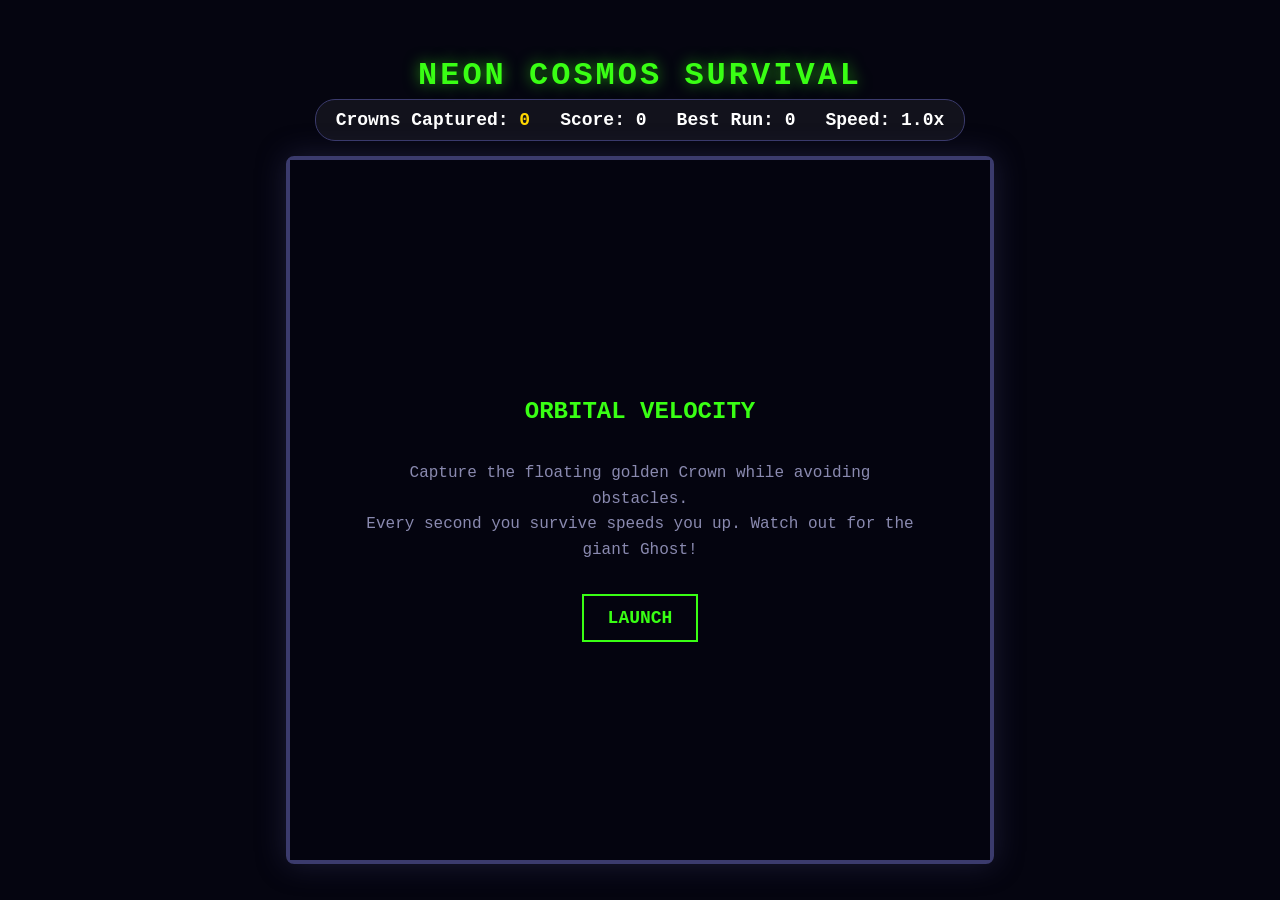
<file: pages/game.html>
<!DOCTYPE html>
<html lang="en">
<head>
    <meta charset="UTF-8">
    <meta name="viewport" content="width=device-width, initial-scale=1.0">
    <title>Space Pacman: Crown Hunter</title>
    <style>
        body {
            background-color: #050510;
            color: #fff;
            font-family: 'Courier New', Courier, monospace;
            display: flex;
            flex-direction: column;
            align-items: center;
            justify-content: center;
            min-height: 100vh;
            margin: 0;
            overflow: hidden;
        }

        h1 {
            color: #39ff14;
            margin-bottom: 5px;
            letter-spacing: 3px;
            text-shadow: 0 0 15px rgba(57, 255, 20, 0.6);
        }

        #ui-board {
            display: flex;
            gap: 30px;
            font-size: 18px;
            margin-bottom: 15px;
            font-weight: bold;
            background: rgba(255, 255, 255, 0.05);
            padding: 10px 20px;
            border-radius: 20px;
            border: 1px solid #3b3b6d;
        }

        .highlight {
            color: #ffd700; /* Gold */
        }

        #game-container {
            position: relative;
            border: 4px solid #3b3b6d;
            box-shadow: 0 0 30px rgba(59, 59, 109, 0.4);
            border-radius: 8px;
        }

        canvas {
            background-color: #020208;
            display: block;
        }

        .menu {
            position: absolute;
            top: 0;
            left: 0;
            width: 100%;
            height: 100%;
            background: rgba(5, 5, 16, 0.92);
            display: flex;
            flex-direction: column;
            align-items: center;
            justify-content: center;
        }

        .hidden {
            display: none !important;
        }

        button {
            background-color: transparent;
            color: #39ff14;
            border: 2px solid #39ff14;
            padding: 12px 24px;
            font-size: 18px;
            font-family: 'Courier New', Courier, monospace;
            cursor: pointer;
            margin-top: 15px;
            font-weight: bold;
            transition: all 0.2s ease;
        }

        button:hover {
            background-color: #39ff14;
            color: #000;
            box-shadow: 0 0 15px #39ff14;
        }
    </style>
</head>
<body>

    <h1>NEON COSMOS SURVIVAL</h1>
    <div id="ui-board">
        <div>Crowns Captured: <span id="crown-count" class="highlight">0</span></div>
        <div>Score: <span id="score">0</span></div>
        <div>Best Run: <span id="high-score">0</span></div>
        <div>Speed: <span id="speed-multiplier">1.0</span>x</div>
    </div>

    <div id="game-container">
        <canvas id="gameCanvas" width="700" height="700"></canvas>
        
        <div id="game-menu" class="menu">
            <h2 id="menu-title" style="color: #39ff14;">ORBITAL VELOCITY</h2>
            <p id="menu-text" style="text-align: center; max-width: 80%; line-height: 1.6; color: #8a8ab0;">
                Capture the floating golden Crown while avoiding obstacles. <br>
                Every second you survive speeds you up. Watch out for the giant Ghost!
            </p>
            <button id="start-btn">LAUNCH</button>
        </div>
    </div>

    <script>
        const canvas = document.getElementById("gameCanvas");
        const ctx = canvas.getContext("2d");
        
        // UI Elements
        const scoreElement = document.getElementById("score");
        const crownElement = document.getElementById("crown-count");
        const highScoreElement = document.getElementById("high-score");
        const speedElement = document.getElementById("speed-multiplier");
        const menu = document.getElementById("game-menu");
        const menuTitle = document.getElementById("menu-title");
        const menuText = document.getElementById("menu-text");
        const startBtn = document.getElementById("start-btn");

        // Game State Variables
        let pacman, ghost, crown, keys;
        let planets = [];
        let asteroids = [];
        let score, crownsCaptured, baseSpeed, speedMultiplier;
        let sessionHighScore = 0;
        let gameOverFlag, lastTime, speedTimer;
        let mouthAngle, mouthClosing;

        startBtn.addEventListener("click", startGame);
        window.addEventListener("keydown", e => keys[e.code] = true);
        window.addEventListener("keyup", e => keys[e.code] = false);

        function startGame() {
            menu.classList.add("hidden");
            init();
            requestAnimationFrame(gameLoop);
        }

        function init() {
            score = 0;
            crownsCaptured = 0;
            baseSpeed = 3.5;
            speedMultiplier = 1.0;
            gameOverFlag = false;
            keys = {};
            lastTime = performance.now();
            speedTimer = 0;
            mouthAngle = 0.2;
            mouthClosing = 1;

            pacman = {
                x: canvas.width / 2,
                y: canvas.height * 0.8,
                radius: 14,
                angle: 0
            };

            ghost = {
                x: canvas.width / 2,
                y: canvas.height * 0.2,
                radius: 32, 
                speed: 1.5 
            };

            // Setup static planets
            planets = [
                { x: 180, y: 200, radius: 40, color: "#4d94ff" }, 
                { x: 520, y: 250, radius: 55, color: "#ff9933" }, 
                { x: 350, y: 450, radius: 35, color: "#ff5050" }  
            ];

            // Setup drifting asteroids
            asteroids = [];
            for (let i = 0; i < 5; i++) {
                asteroids.push({
                    x: Math.random() * canvas.width,
                    y: Math.random() * (canvas.height * 0.4), 
                    radius: 12 + Math.random() * 12,
                    dx: (Math.random() - 0.5) * 2,
                    dy: (Math.random() - 0.5) * 2
                });
            }

            // Spawn the initial moving objective crown
            spawnCrown();

            // Render current UI
            scoreElement.textContent = score;
            crownElement.textContent = crownsCaptured;
            highScoreElement.textContent = sessionHighScore;
            speedElement.textContent = speedMultiplier.toFixed(1);
        }

        function spawnCrown() {
            // Pick random location
            let targetX = 50 + Math.random() * (canvas.width - 100);
            let targetY = 50 + Math.random() * (canvas.height - 100);

            crown = {
                x: targetX,
                y: targetY,
                width: 24,
                height: 18,
                dx: (Math.random() - 0.5) * 1.5, // Slow float velocity
                dy: (Math.random() - 0.5) * 1.5
            };

            // Make sure crown doesn't instantly spawn trapped deep inside a planet
            planets.forEach(planet => {
                let dx = crown.x - planet.x;
                let dy = crown.y - planet.y;
                let dist = Math.sqrt(dx * dx + dy * dy);
                if (dist < planet.radius + 30) {
                    spawnCrown(); // Re-roll positioning recursive loop safety
                }
            });
        }

        function gameLoop(currentTime) {
            if (gameOverFlag) return;

            let deltaTime = (currentTime - lastTime) / 1000;
            if (deltaTime > 0.1) deltaTime = 0.1;
            lastTime = currentTime;

            update(deltaTime);
            draw();

            requestAnimationFrame(gameLoop);
        }

        function update(dt) {
            // Speed scaling over time
            speedTimer += dt;
            if (speedTimer >= 1.0) { 
                speedMultiplier += 0.04; 
                score += 15; // Point ticking for active survival
                scoreElement.textContent = score;
                speedElement.textContent = speedMultiplier.toFixed(2);
                speedTimer = 0;
            }

            let currentPacSpeed = baseSpeed * speedMultiplier;
            let oldX = pacman.x;
            let oldY = pacman.y;

            // Movement Inputs
            if (keys["ArrowLeft"] || keys["KeyA"]) { pacman.x -= currentPacSpeed; pacman.angle = Math.PI; }
            if (keys["ArrowRight"] || keys["KeyD"]) { pacman.x += currentPacSpeed; pacman.angle = 0; }
            if (keys["ArrowUp"] || keys["KeyW"]) { pacman.y -= currentPacSpeed; pacman.angle = Math.PI * 1.5; }
            if (keys["ArrowDown"] || keys["KeyS"]) { pacman.y += currentPacSpeed; pacman.angle = Math.PI * 0.5; }

            // Boundaries
            pacman.x = Math.max(pacman.radius, Math.min(canvas.width - pacman.radius, pacman.x));
            pacman.y = Math.max(pacman.radius, Math.min(canvas.height - pacman.radius, pacman.y));

            // Planet Collisions
            planets.forEach(planet => {
                let dx = pacman.x - planet.x;
                let dy = pacman.y - planet.y;
                let dist = Math.sqrt(dx * dx + dy * dy);
                if (dist < pacman.radius + planet.radius) {
                    pacman.x = oldX;
                    pacman.y = oldY;
                }
            });

            // Crown Movement Update & Walls Collision
            crown.x += crown.dx;
            crown.y += crown.dy;
            if (crown.x < 10 || crown.x > canvas.width - 20) crown.dx *= -1;
            if (crown.y < 10 || crown.y > canvas.height - 20) crown.dy *= -1;

            // Check if Pacman touched the Crown
            let cx = pacman.x - crown.x;
            let cy = pacman.y - crown.y;
            let crownDist = Math.sqrt(cx * cx + cy * cy);
            if (crownDist < pacman.radius + 12) {
                crownsCaptured += 1;
                score += 250; // Big bonus points for gathering objectives
                crownElement.textContent = crownsCaptured;
                scoreElement.textContent = score;
                spawnCrown(); // Instant reset target cyclically 
            }

            // Mouth Animation
            mouthAngle += 0.02 * mouthClosing;
            if (mouthAngle > 0.4 || mouthAngle < 0.05) mouthClosing *= -1;

            // Asteroid Physics & Collision
            asteroids.forEach(ast => {
                ast.x += ast.dx;
                ast.y += ast.dy;
                if (ast.x < 0 || ast.x > canvas.width) ast.dx *= -1;
                if (ast.y < 0 || ast.y > canvas.height) ast.dy *= -1;

                let ax = pacman.x - ast.x;
                let ay = pacman.y - ast.y;
                let aDist = Math.sqrt(ax * ax + ay * ay);
                if (aDist < pacman.radius + ast.radius - 2) endGame();
            });

            // Giant Ghost Movement Tracking
            let gdx = pacman.x - ghost.x;
            let gdy = pacman.y - ghost.y;
            let gDist = Math.sqrt(gdx * gdx + gdy * gdy);
            if (gDist > 0) {
                ghost.x += (gdx / gDist) * ghost.speed;
                ghost.y += (gdy / gDist) * ghost.speed;
            }

            if (gDist < pacman.radius + ghost.radius - 6) endGame();
        }

        function drawCrown(x, y, w, h) {
            ctx.fillStyle = "#ffd700"; // Metallic Gold
            ctx.strokeStyle = "#ffa500";
            ctx.lineWidth = 2;
            
            ctx.beginPath();
            // Start bottom left corner of base
            ctx.moveTo(x - w/2, y + h/2);
            // Peak 1 (Left spike)
            ctx.lineTo(x - w/2, y - h/2);
            // Valley 1
            ctx.lineTo(x - w/4, y + h/6);
            // Peak 2 (Center spike)
            ctx.lineTo(x, y - h/2);
            // Valley 2
            ctx.lineTo(x + w/4, y + h/6);
            // Peak 3 (Right spike)
            ctx.lineTo(x + w/2, y - h/2);
            // Bottom Right corner
            ctx.lineTo(x + w/2, y + h/2);
            ctx.closePath();
            ctx.fill();
            ctx.stroke();

            // Little colored royal gems details on peaks
            ctx.fillStyle = "#ff0055";
            ctx.beginPath();
            ctx.arc(x - w/2, y - h/2, 2, 0, Math.PI * 2);
            ctx.arc(x, y - h/2, 2, 0, Math.PI * 2);
            ctx.arc(x + w/2, y - h/2, 2, 0, Math.PI * 2);
            ctx.fill();
        }

        function draw() {
            ctx.fillStyle = "#020208";
            ctx.fillRect(0, 0, canvas.width, canvas.height);

            // Background Starfield
            ctx.fillStyle = "rgba(255, 255, 255, 0.3)";
            for (let i = 0; i < 30; i++) {
                let x = (Math.sin(i) * 0.5 + 0.5) * canvas.width;
                let y = (Math.cos(i * 2) * 0.5 + 0.5) * canvas.height;
                ctx.fillRect(x, y, 2, 2);
            }

            // Stationary Planets
            planets.forEach(planet => {
                ctx.fillStyle = planet.color;
                ctx.beginPath();
                ctx.arc(planet.x, planet.y, planet.radius, 0, Math.PI * 2);
                ctx.fill();
                ctx.fillStyle = "rgba(0, 0, 0, 0.25)";
                ctx.beginPath();
                ctx.arc(planet.x + 5, planet.y + 5, planet.radius, 0, Math.PI * 2);
                ctx.fill();
            });

            // Drifting Asteroids
            ctx.fillStyle = "#7a6b58";
            asteroids.forEach(ast => {
                ctx.beginPath();
                ctx.arc(ast.x, ast.y, ast.radius, 0, Math.PI * 2);
                ctx.fill();
            });

            // Render the floating Objective Crown
            drawCrown(crown.x, crown.y, crown.width, crown.height);

            // Green Pacman
            ctx.fillStyle = "#39ff14"; 
            ctx.beginPath();
            ctx.arc(
                pacman.x, pacman.y, pacman.radius, 
                pacman.angle + mouthAngle, 
                pacman.angle + (Math.PI * 2) - mouthAngle
            );
            ctx.lineTo(pacman.x, pacman.y);
            ctx.fill();

            // Ghost Behemoth
            ctx.fillStyle = "#ff2a2a"; 
            ctx.beginPath();
            ctx.arc(ghost.x, ghost.y, ghost.radius, Math.PI, 0, false);
            ctx.lineTo(ghost.x + ghost.radius, ghost.y + ghost.radius);
            ctx.lineTo(ghost.x + ghost.radius * 0.5, ghost.y + ghost.radius - 8);
            ctx.lineTo(ghost.x, ghost.y + ghost.radius);
            ctx.lineTo(ghost.x - ghost.radius * 0.5, ghost.y + ghost.radius - 8);
            ctx.lineTo(ghost.x - ghost.radius, ghost.y + ghost.radius);
            ctx.closePath();
            ctx.fill();

            // Ghost Eyes
            ctx.fillStyle = "#fff";
            ctx.beginPath();
            ctx.arc(ghost.x - 10, ghost.y - 4, 8, 0, Math.PI * 2);
            ctx.arc(ghost.x + 10, ghost.y - 4, 8, 0, Math.PI * 2);
            ctx.fill();
            ctx.fillStyle = "#0000ff";
            ctx.beginPath();
            ctx.arc(ghost.x - 8, ghost.y - 4, 4, 0, Math.PI * 2);
            ctx.arc(ghost.x + 12, ghost.y - 4, 4, 0, Math.PI * 2);
            ctx.fill();
        }

        function endGame() {
            gameOverFlag = true;
            
            // Handle High Score tracking calculations
            if (score > sessionHighScore) {
                sessionHighScore = score;
            }

            menuTitle.textContent = "MISSION FAILURE";
            menuText.innerHTML = `
                You collected <span class="highlight">${crownsCaptured}</span> crowns this round.<br>
                Total Score earned: <strong>${score}</strong> points.
            `;
            startBtn.textContent = "RETRY ROUND";
            menu.classList.remove("hidden");
        }
    </script>
</body>
</html>
</file>
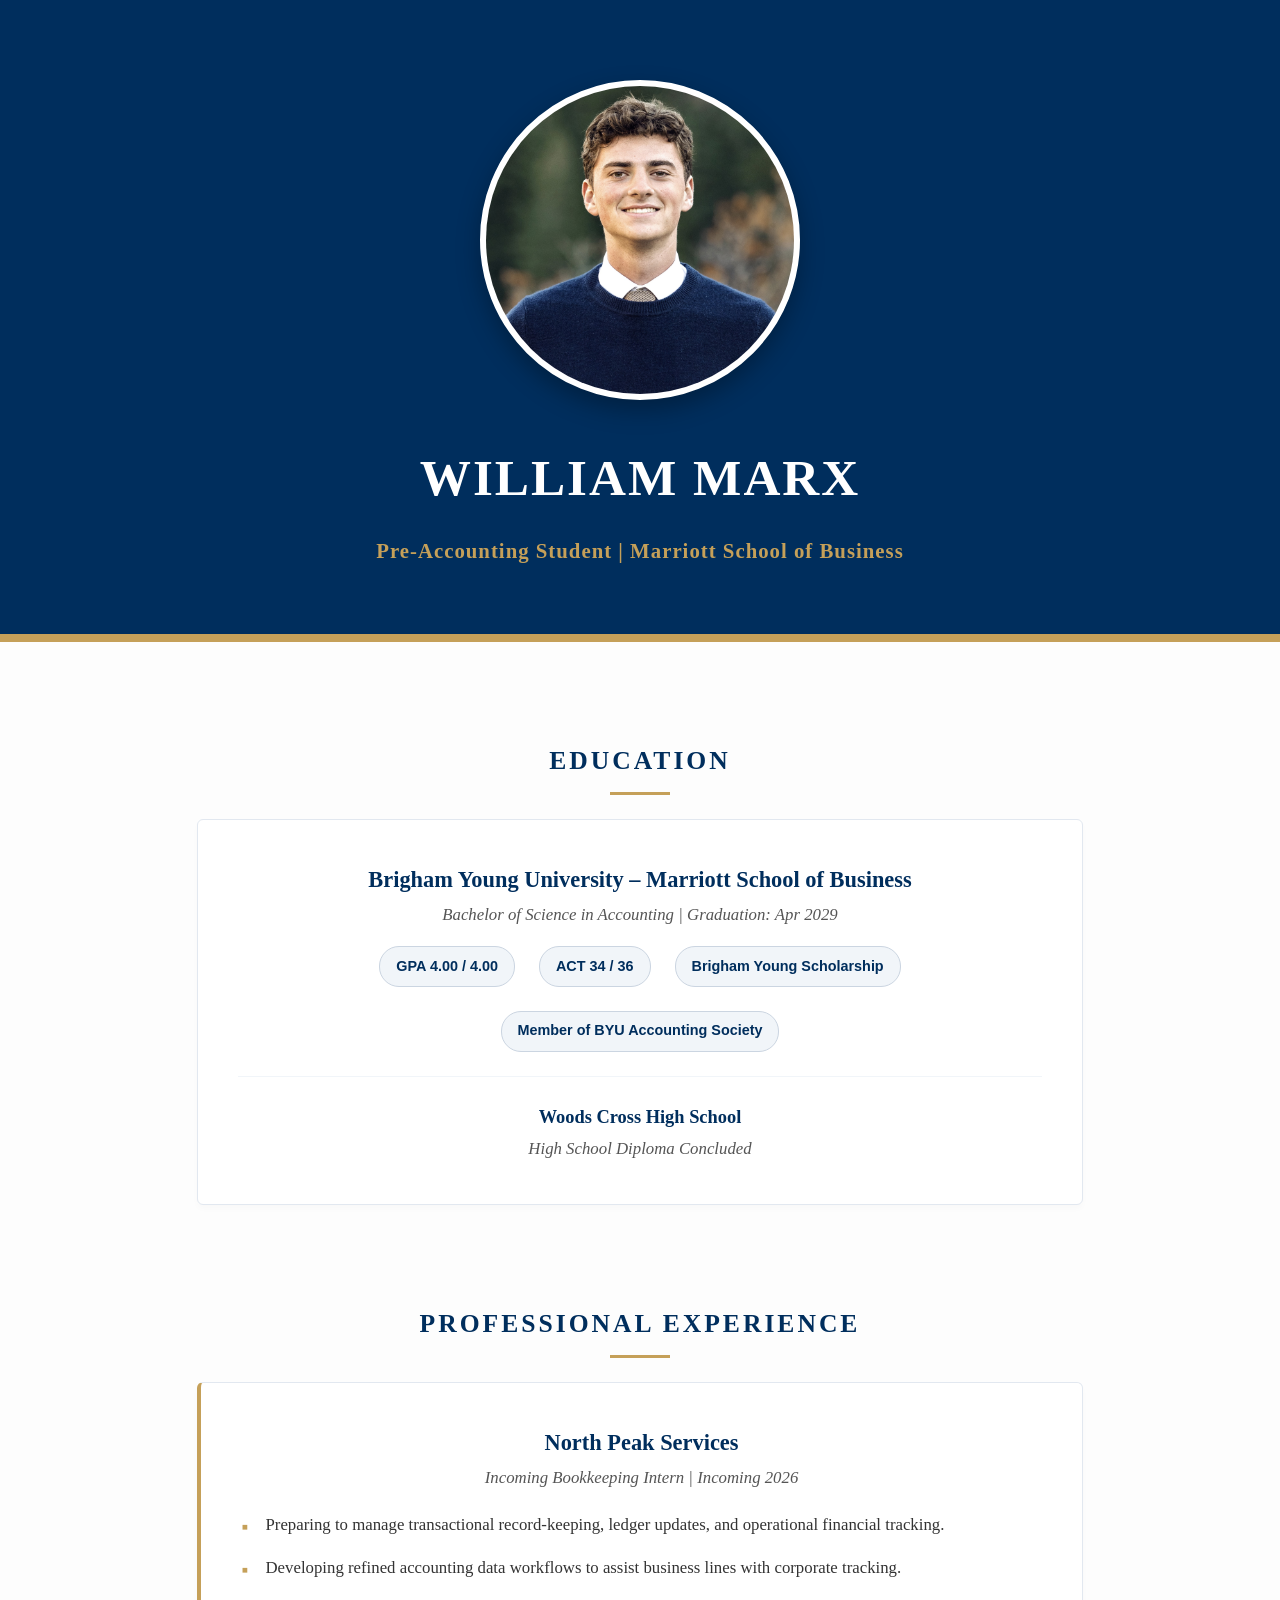
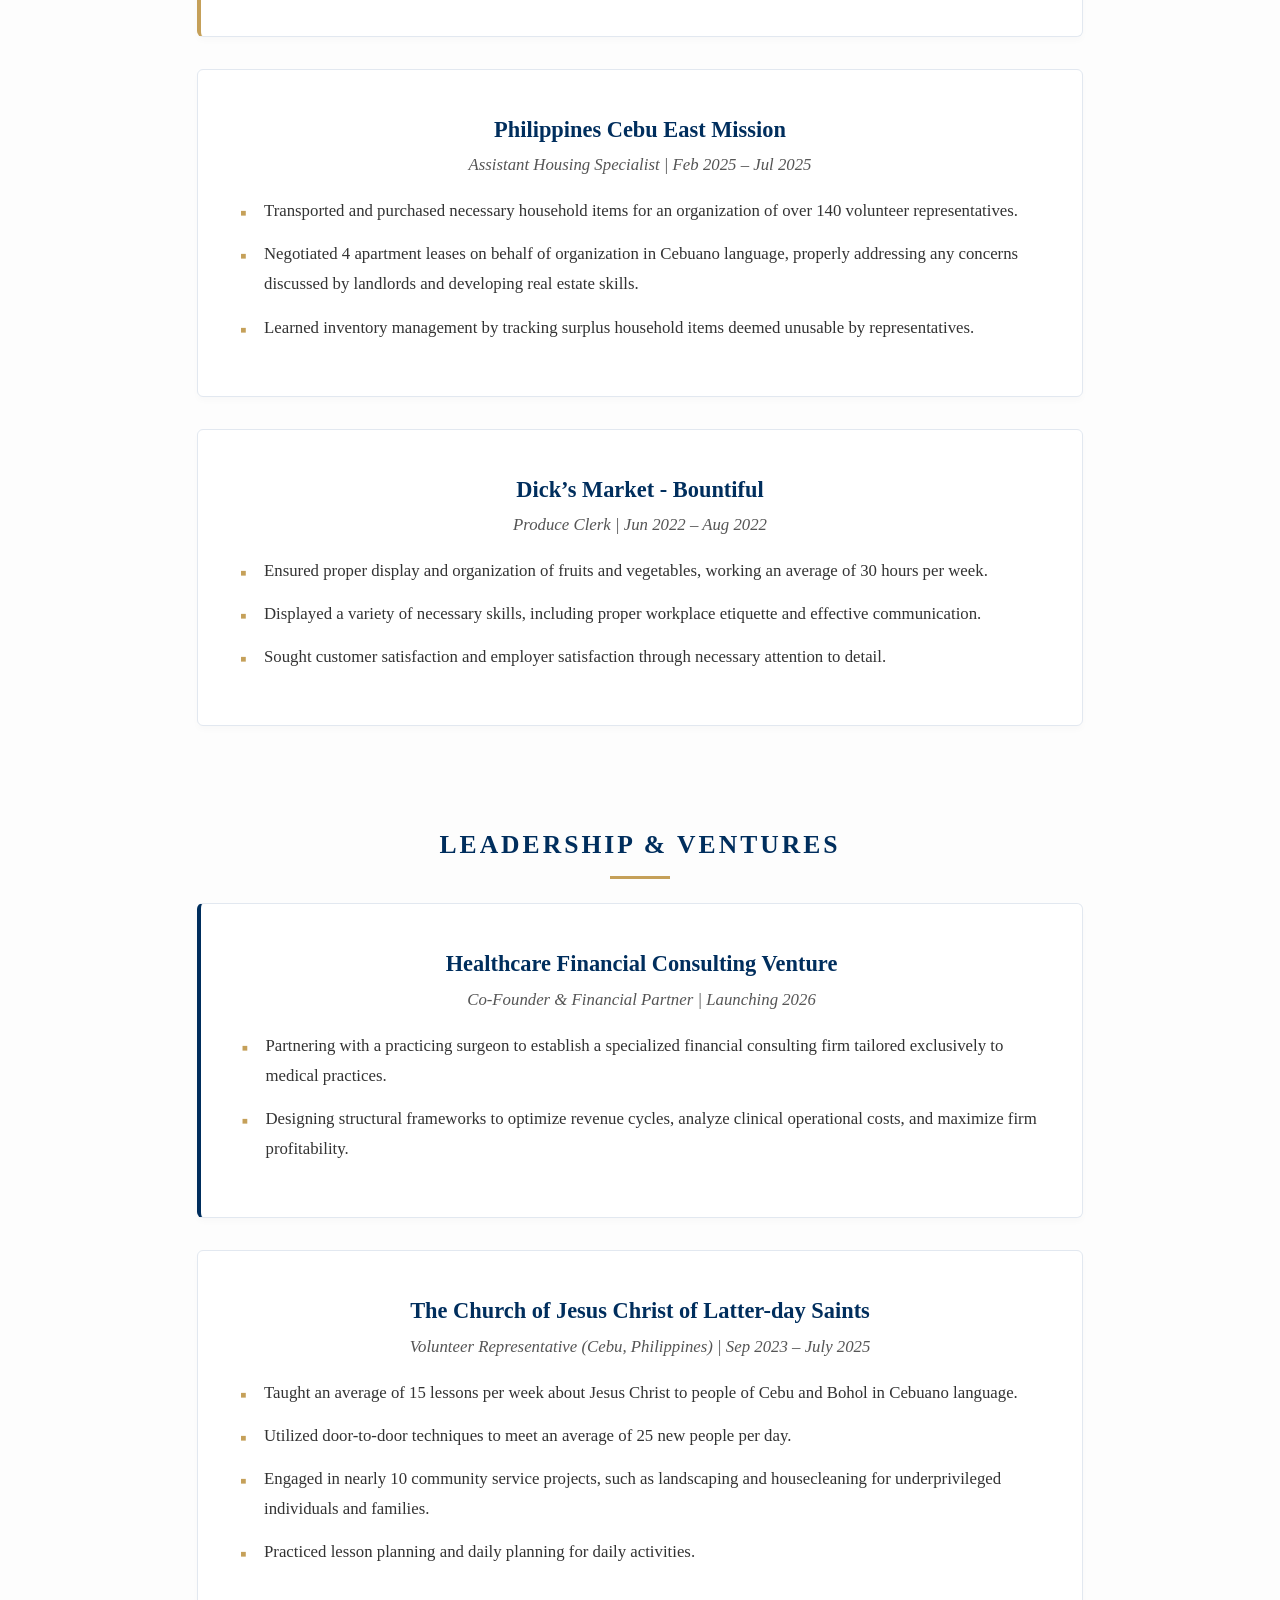
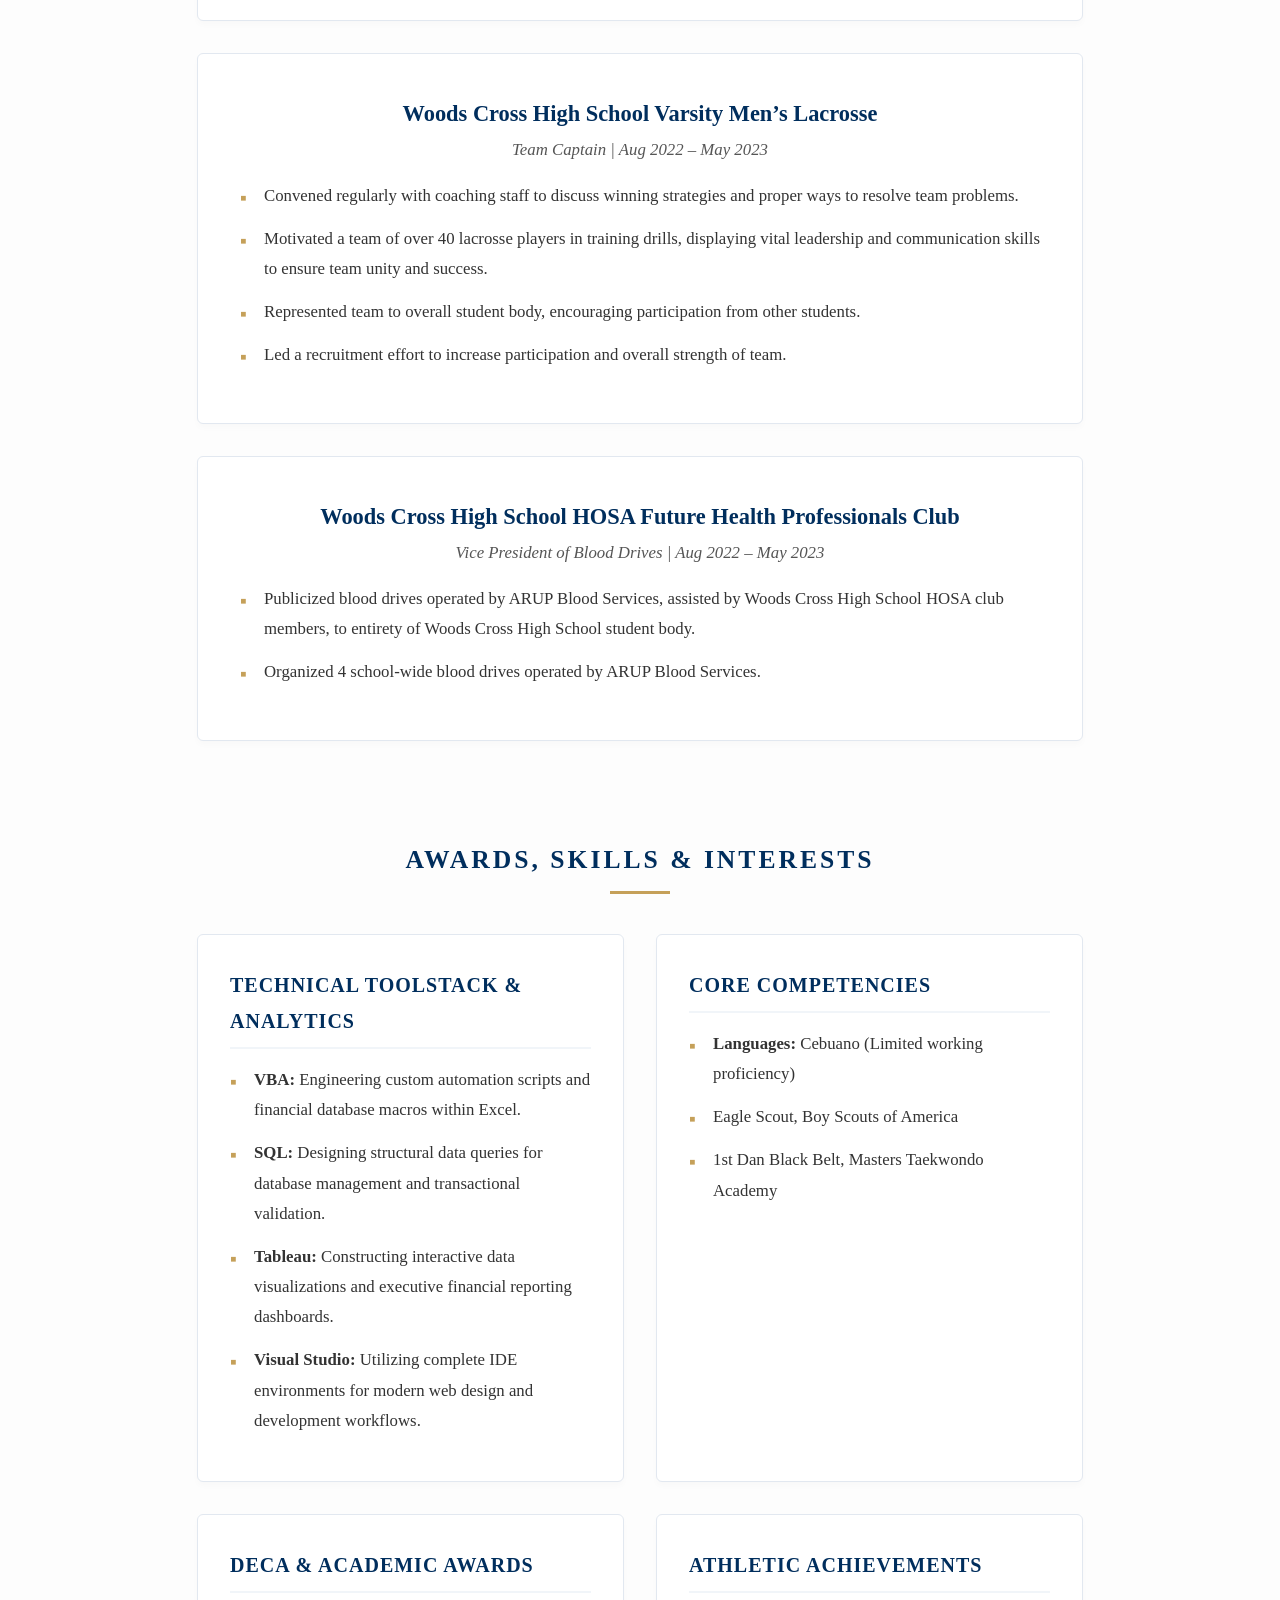
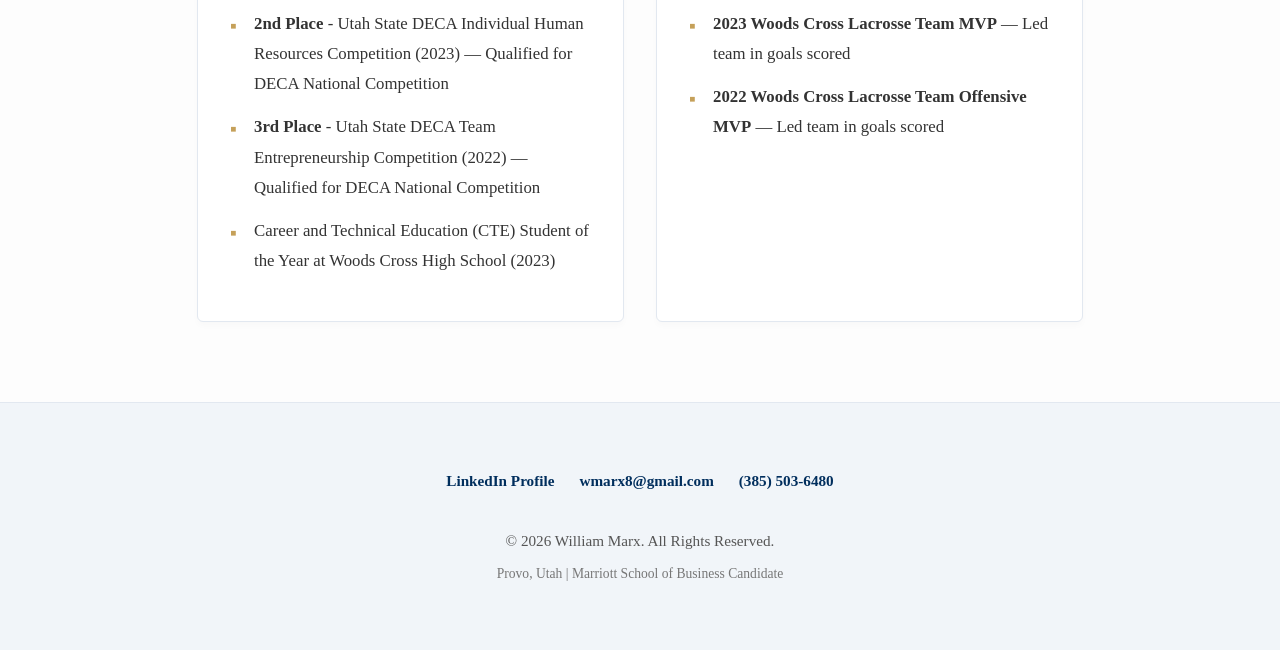
<file: pages/resume.html>
<!DOCTYPE html>
<html lang="en">
<head>
    <meta charset="UTF-8">
    <meta name="viewport" content="width=device-width, initial-scale=1.0">
    <title>William Marx | BYU Accounting Portfolio</title>
    <style>
        :root {
            --byu-navy: #002e5d;
            --byu-accent: #c5a059;
            --bg-light: #fdfdfd;
            --text-main: #2d3436;
            --white: #ffffff;
            --border-color: #e2e8f0;
        }

        * {
            box-sizing: border-box;
            margin: 0;
            padding: 0;
            font-family: 'Garamond', serif, 'Segoe UI', sans-serif;
        }

        body {
            background-color: var(--bg-light);
            color: var(--text-main);
            line-height: 1.8;
            display: flex;
            flex-direction: column;
            align-items: center;
        }

        /* Hero Header Section */
        .hero {
            background-color: var(--byu-navy);
            width: 100%;
            padding: 5rem 1rem 4rem 1rem;
            text-align: center;
            color: var(--white);
            border-bottom: 8px solid var(--byu-accent);
        }

        /* Symmetrical Circular Photo Container */
        .photo-frame {
            width: 320px;
            height: 320px;
            margin: 0 auto 2rem auto;
            border-radius: 50%;
            border: 6px solid var(--white);
            overflow: hidden;
            box-shadow: 0 10px 25px rgba(0,0,0,0.3);
            background-color: var(--white);
        }

        .photo-frame img {
            width: 100%;
            height: 100%;
            object-fit: cover;
            display: block;
        }

        .hero h1 {
            font-size: 3.2rem;
            letter-spacing: 2px;
            margin-bottom: 0.5rem;
            text-transform: uppercase;
            font-weight: bold;
        }

        .hero p {
            font-size: 1.3rem;
            color: var(--byu-accent);
            font-weight: bold;
            letter-spacing: 1px;
        }

        /* Symmetrical Content Layout */
        .container {
            max-width: 950px;
            width: 100%;
            padding: 2rem 2rem 5rem 2rem;
            text-align: center;
        }

        .section-header {
            color: var(--byu-navy);
            text-transform: uppercase;
            letter-spacing: 3px;
            font-size: 1.6rem;
            margin: 4rem 0 1.5rem 0;
            position: relative;
            display: inline-block;
        }

        .section-header::after {
            content: '';
            display: block;
            width: 60px;
            height: 3px;
            background: var(--byu-accent);
            margin: 0.5rem auto 0 auto;
        }

        .card {
            background: var(--white);
            border: 1px solid var(--border-color);
            padding: 2.5rem;
            margin-bottom: 2rem;
            border-radius: 6px;
            box-shadow: 0 4px 6px rgba(0,0,0,0.02);
            text-align: center;
        }

        .item-title {
            font-weight: bold;
            font-size: 1.4rem;
            color: var(--byu-navy);
        }

        .item-subtitle {
            font-style: italic;
            color: #555;
            font-size: 1.05rem;
            margin-bottom: 1rem;
        }

        .metrics-row {
            display: flex;
            justify-content: center;
            gap: 1.5rem;
            flex-wrap: wrap;
            margin: 1rem 0;
        }

        .pill {
            background-color: #f1f5f9;
            color: var(--byu-navy);
            padding: 0.4rem 1rem;
            border-radius: 20px;
            font-size: 0.9rem;
            font-weight: bold;
            border: 1px solid #cbd5e1;
            font-family: 'Segoe UI', sans-serif;
        }

        ul {
            list-style: none;
            padding: 0;
            max-width: 800px;
            margin: 0 auto;
            text-align: left;
        }

        li {
            position: relative;
            padding-left: 1.5rem;
            margin-bottom: 0.8rem;
            font-size: 1.05rem;
            color: #333;
        }

        li::before {
            content: "▪";
            position: absolute;
            left: 0;
            color: var(--byu-accent);
            font-size: 1.2rem;
        }

        /* Grid Framework for Skills, Awards & Interests */
        .grid-two-col {
            display: grid;
            grid-template-columns: 1fr;
            gap: 2rem;
            margin-top: 1rem;
        }

        @media (min-width: 768px) {
            .grid-two-col {
                grid-template-columns: 1fr 1fr;
            }
        }

        .mini-card {
            background: var(--white);
            border: 1px solid var(--border-color);
            padding: 2rem;
            border-radius: 6px;
            box-shadow: 0 4px 6px rgba(0,0,0,0.02);
            text-align: left;
        }

        .mini-card h3 {
            color: var(--byu-navy);
            font-size: 1.25rem;
            border-bottom: 2px solid #f1f5f9;
            padding-bottom: 0.5rem;
            margin-bottom: 1rem;
            text-transform: uppercase;
            letter-spacing: 1px;
        }

        /* Footer & Contact Architecture */
        footer {
            margin-top: auto;
            padding: 4rem 2rem;
            background: #f1f5f9;
            width: 100%;
            text-align: center;
            font-size: 0.95rem;
            color: #555;
            border-top: 1px solid var(--border-color);
        }

        .contact-bar {
            margin-bottom: 2rem;
            display: flex;
            justify-content: center;
            gap: 25px;
            flex-wrap: wrap;
            font-family: 'Segoe UI', sans-serif;
        }

        .contact-bar a {
            color: var(--byu-navy);
            text-decoration: none;
            font-weight: bold;
            transition: color 0.3s ease;
        }

        .contact-bar a:hover {
            color: var(--byu-accent);
        }
    </style>
</head>
<body>

    <!-- Centered Hero -->
    <header class="hero">
        <div class="photo-frame">
            <img src="Will Marx Professional Photo.jpg" alt="William Marx Professional Headshot">
        </div>
        <h1>William Marx</h1>
        <p>Pre-Accounting Student | Marriott School of Business</p>
    </header>

    <div class="container">
        
        <!-- Education Section -->
        <h2 class="section-header">Education</h2>
        <div class="card">
            <div class="item-title">Brigham Young University – Marriott School of Business</div>
            <div class="item-subtitle">Bachelor of Science in Accounting | Graduation: Apr 2029</div>
            
            <div class="metrics-row">
                <span class="pill">GPA 4.00 / 4.00</span>
                <span class="pill">ACT 34 / 36</span>
                <span class="pill">Brigham Young Scholarship</span>
                <span class="pill">Member of BYU Accounting Society</span>
            </div>
            
            <div style="border-top: 1px solid #f1f5f9; margin-top: 1.5rem; padding-top: 1.5rem;">
                <div class="item-title" style="font-size: 1.15rem;">Woods Cross High School</div>
                <div class="item-subtitle" style="margin-bottom: 0;">High School Diploma Concluded</div>
            </div>
        </div>

        <!-- Professional Experience Section -->
        <h2 class="section-header">Professional Experience</h2>

        <div class="card" style="border-left: 4px solid var(--byu-accent);">
            <div class="item-title">North Peak Services</div>
            <div class="item-subtitle">Incoming Bookkeeping Intern | Incoming 2026</div>
            <ul>
                <li>Preparing to manage transactional record-keeping, ledger updates, and operational financial tracking.</li>
                <li>Developing refined accounting data workflows to assist business lines with corporate tracking.</li>
            </ul>
        </div>
        
        <div class="card">
            <div class="item-title">Philippines Cebu East Mission</div>
            <div class="item-subtitle">Assistant Housing Specialist | Feb 2025 – Jul 2025</div>
            <ul>
                <li>Transported and purchased necessary household items for an organization of over 140 volunteer representatives.</li>
                <li>Negotiated 4 apartment leases on behalf of organization in Cebuano language, properly addressing any concerns discussed by landlords and developing real estate skills.</li>
                <li>Learned inventory management by tracking surplus household items deemed unusable by representatives.</li>
            </ul>
        </div>

        <div class="card">
            <div class="item-title">Dick’s Market - Bountiful</div>
            <div class="item-subtitle">Produce Clerk | Jun 2022 – Aug 2022</div>
            <ul>
                <li>Ensured proper display and organization of fruits and vegetables, working an average of 30 hours per week.</li>
                <li>Displayed a variety of necessary skills, including proper workplace etiquette and effective communication.</li>
                <li>Sought customer satisfaction and employer satisfaction through necessary attention to detail.</li>
            </ul>
        </div>

        <!-- Leadership & Ventures Section -->
        <h2 class="section-header">Leadership & Ventures</h2>

        <div class="card" style="border-left: 4px solid var(--byu-navy);">
            <div class="item-title">Healthcare Financial Consulting Venture</div>
            <div class="item-subtitle">Co-Founder & Financial Partner | Launching 2026</div>
            <ul>
                <li>Partnering with a practicing surgeon to establish a specialized financial consulting firm tailored exclusively to medical practices.</li>
                <li>Designing structural frameworks to optimize revenue cycles, analyze clinical operational costs, and maximize firm profitability.</li>
            </ul>
        </div>
        
        <div class="card">
            <div class="item-title">The Church of Jesus Christ of Latter-day Saints</div>
            <div class="item-subtitle">Volunteer Representative (Cebu, Philippines) | Sep 2023 – July 2025</div>
            <ul>
                <li>Taught an average of 15 lessons per week about Jesus Christ to people of Cebu and Bohol in Cebuano language.</li>
                <li>Utilized door-to-door techniques to meet an average of 25 new people per day.</li>
                <li>Engaged in nearly 10 community service projects, such as landscaping and housecleaning for underprivileged individuals and families.</li>
                <li>Practiced lesson planning and daily planning for daily activities.</li>
            </ul>
        </div>

        <div class="card">
            <div class="item-title">Woods Cross High School Varsity Men’s Lacrosse</div>
            <div class="item-subtitle">Team Captain | Aug 2022 – May 2023</div>
            <ul>
                <li>Convened regularly with coaching staff to discuss winning strategies and proper ways to resolve team problems.</li>
                <li>Motivated a team of over 40 lacrosse players in training drills, displaying vital leadership and communication skills to ensure team unity and success.</li>
                <li>Represented team to overall student body, encouraging participation from other students.</li>
                <li>Led a recruitment effort to increase participation and overall strength of team.</li>
            </ul>
        </div>

        <div class="card">
            <div class="item-title">Woods Cross High School HOSA Future Health Professionals Club</div>
            <div class="item-subtitle">Vice President of Blood Drives | Aug 2022 – May 2023</div>
            <ul>
                <li>Publicized blood drives operated by ARUP Blood Services, assisted by Woods Cross High School HOSA club members, to entirety of Woods Cross High School student body.</li>
                <li>Organized 4 school-wide blood drives operated by ARUP Blood Services.</li>
            </ul>
        </div>

        <!-- Awards, Skills & Interests Split Grid -->
        <h2 class="section-header">Awards, Skills & Interests</h2>
        <div class="grid-two-col">
            
            <div class="mini-card">
                <h3>Technical Toolstack & Analytics</h3>
                <ul>
                    <li><strong>VBA:</strong> Engineering custom automation scripts and financial database macros within Excel.</li>
                    <li><strong>SQL:</strong> Designing structural data queries for database management and transactional validation.</li>
                    <li><strong>Tableau:</strong> Constructing interactive data visualizations and executive financial reporting dashboards.</li>
                    <li><strong>Visual Studio:</strong> Utilizing complete IDE environments for modern web design and development workflows.</li>
                </ul>
            </div>

            <div class="mini-card">
                <h3>Core Competencies</h3>
                <ul>
                    <li><strong>Languages:</strong> Cebuano (Limited working proficiency)</li>
                    <li>Eagle Scout, Boy Scouts of America</li>
                    <li>1st Dan Black Belt, Masters Taekwondo Academy</li>
                </ul>
            </div>

            <div class="mini-card">
                <h3>DECA & Academic Awards</h3>
                <ul>
                    <li><strong>2nd Place</strong> - Utah State DECA Individual Human Resources Competition (2023) — Qualified for DECA National Competition</li>
                    <li><strong>3rd Place</strong> - Utah State DECA Team Entrepreneurship Competition (2022) — Qualified for DECA National Competition</li>
                    <li>Career and Technical Education (CTE) Student of the Year at Woods Cross High School (2023)</li>
                </ul>
            </div>

            <div class="mini-card">
                <h3>Athletic Achievements</h3>
                <ul>
                    <li><strong>2023 Woods Cross Lacrosse Team MVP</strong> — Led team in goals scored</li>
                    <li><strong>2022 Woods Cross Lacrosse Team Offensive MVP</strong> — Led team in goals scored</li>
                </ul>
            </div>

        </div>

    </div>

    <!-- Contact Navigation Bar & Footer -->
    <footer>
        <div class="contact-bar">
            <a href="https://www.linkedin.com/in/william-marx-ba2394373" target="_blank">LinkedIn Profile</a>
            <a href="mailto:wmarx8@gmail.com">wmarx8@gmail.com</a>
            <a href="tel:3855036480">(385) 503-6480</a>
        </div>
        <p>&copy; 2026 William Marx. All Rights Reserved.</p>
        <p style="font-size: 0.85rem; color: #777; margin-top: 0.5rem;">Provo, Utah | Marriott School of Business Candidate</p>
    </footer>

</body>
</html>
</file>
